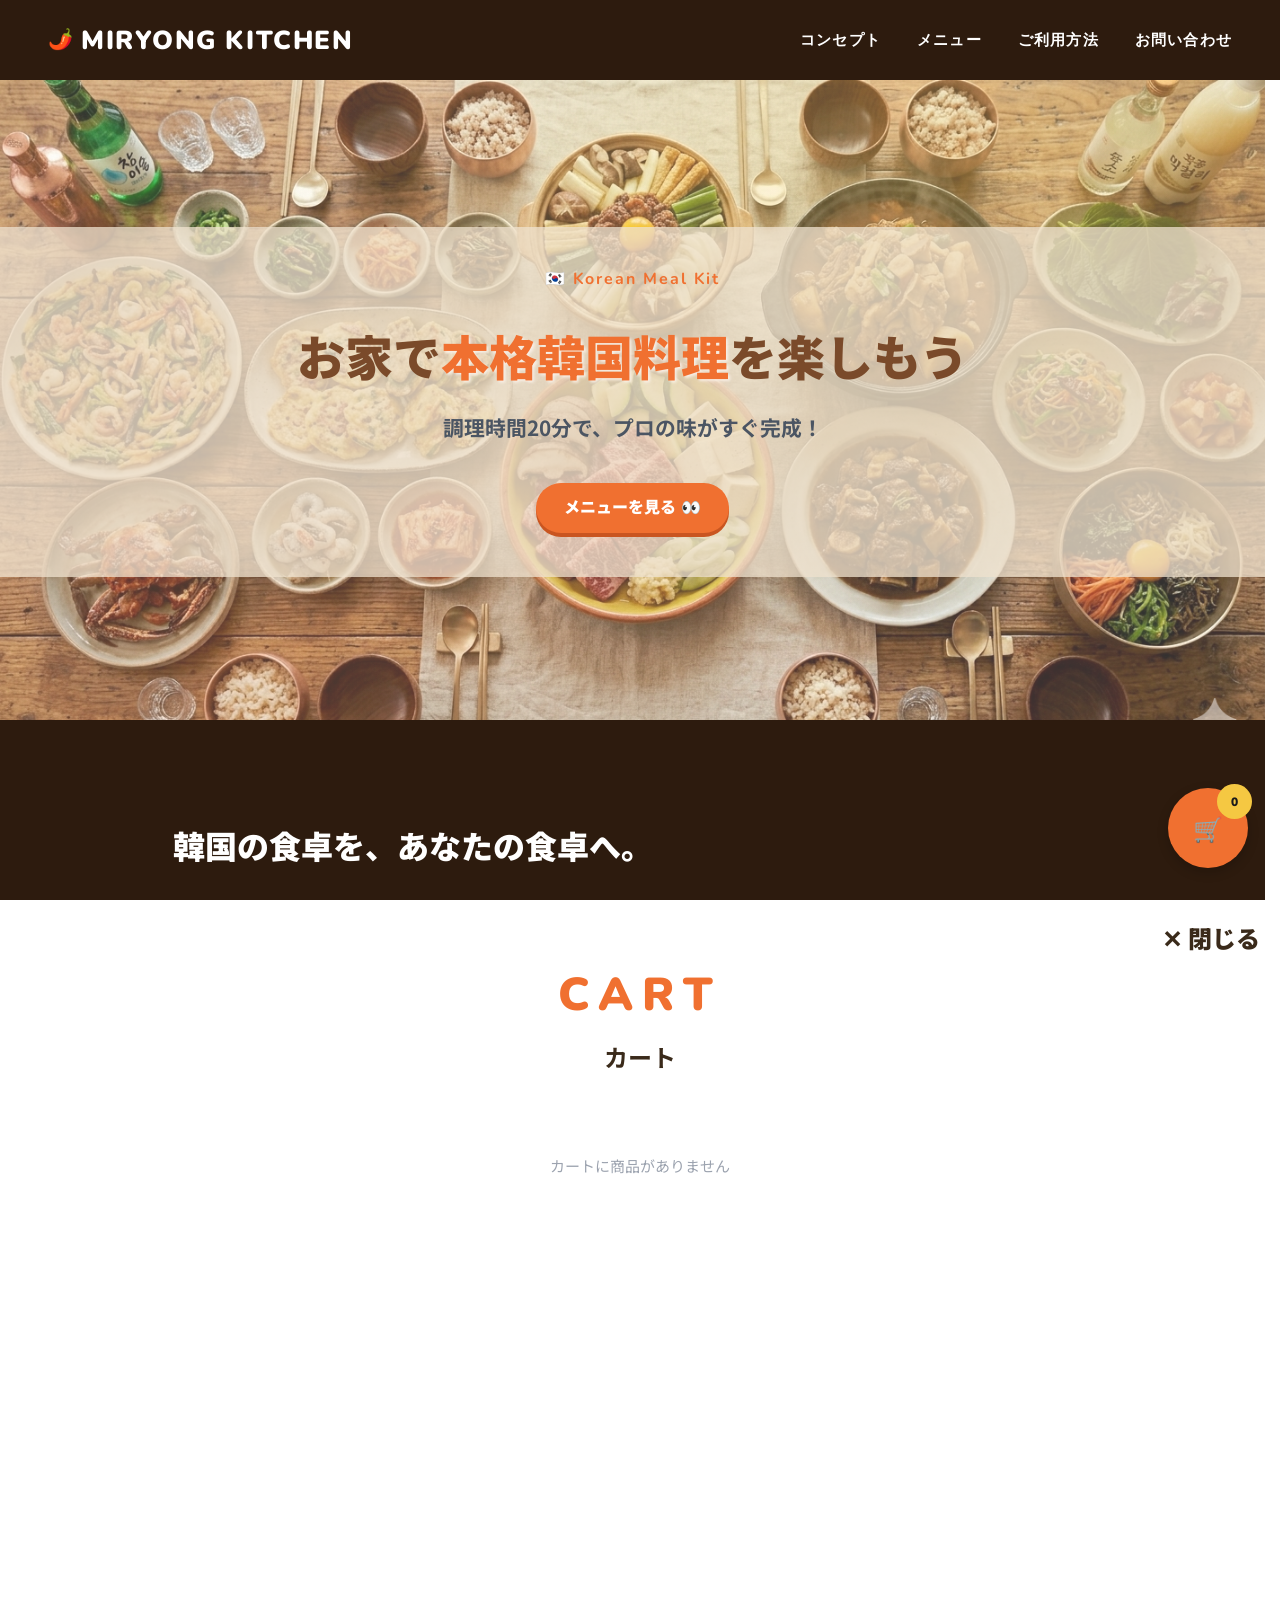
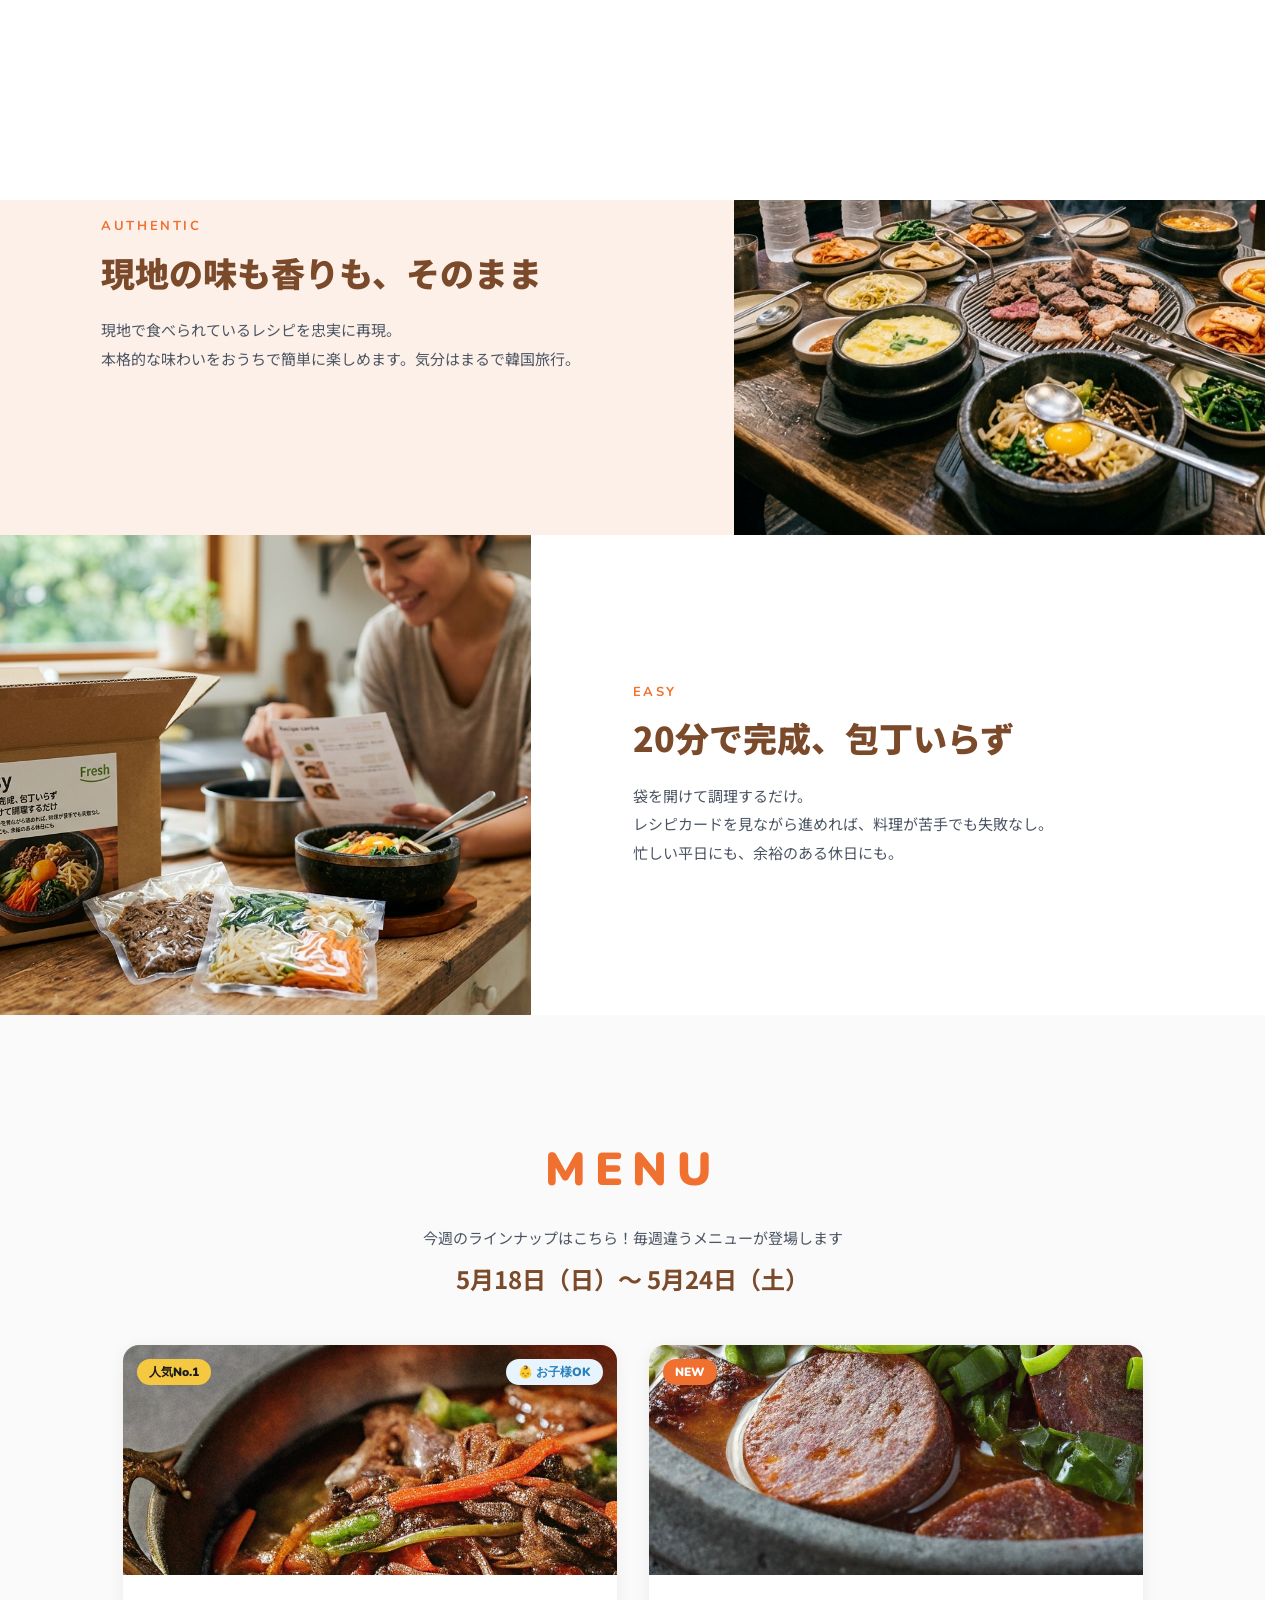
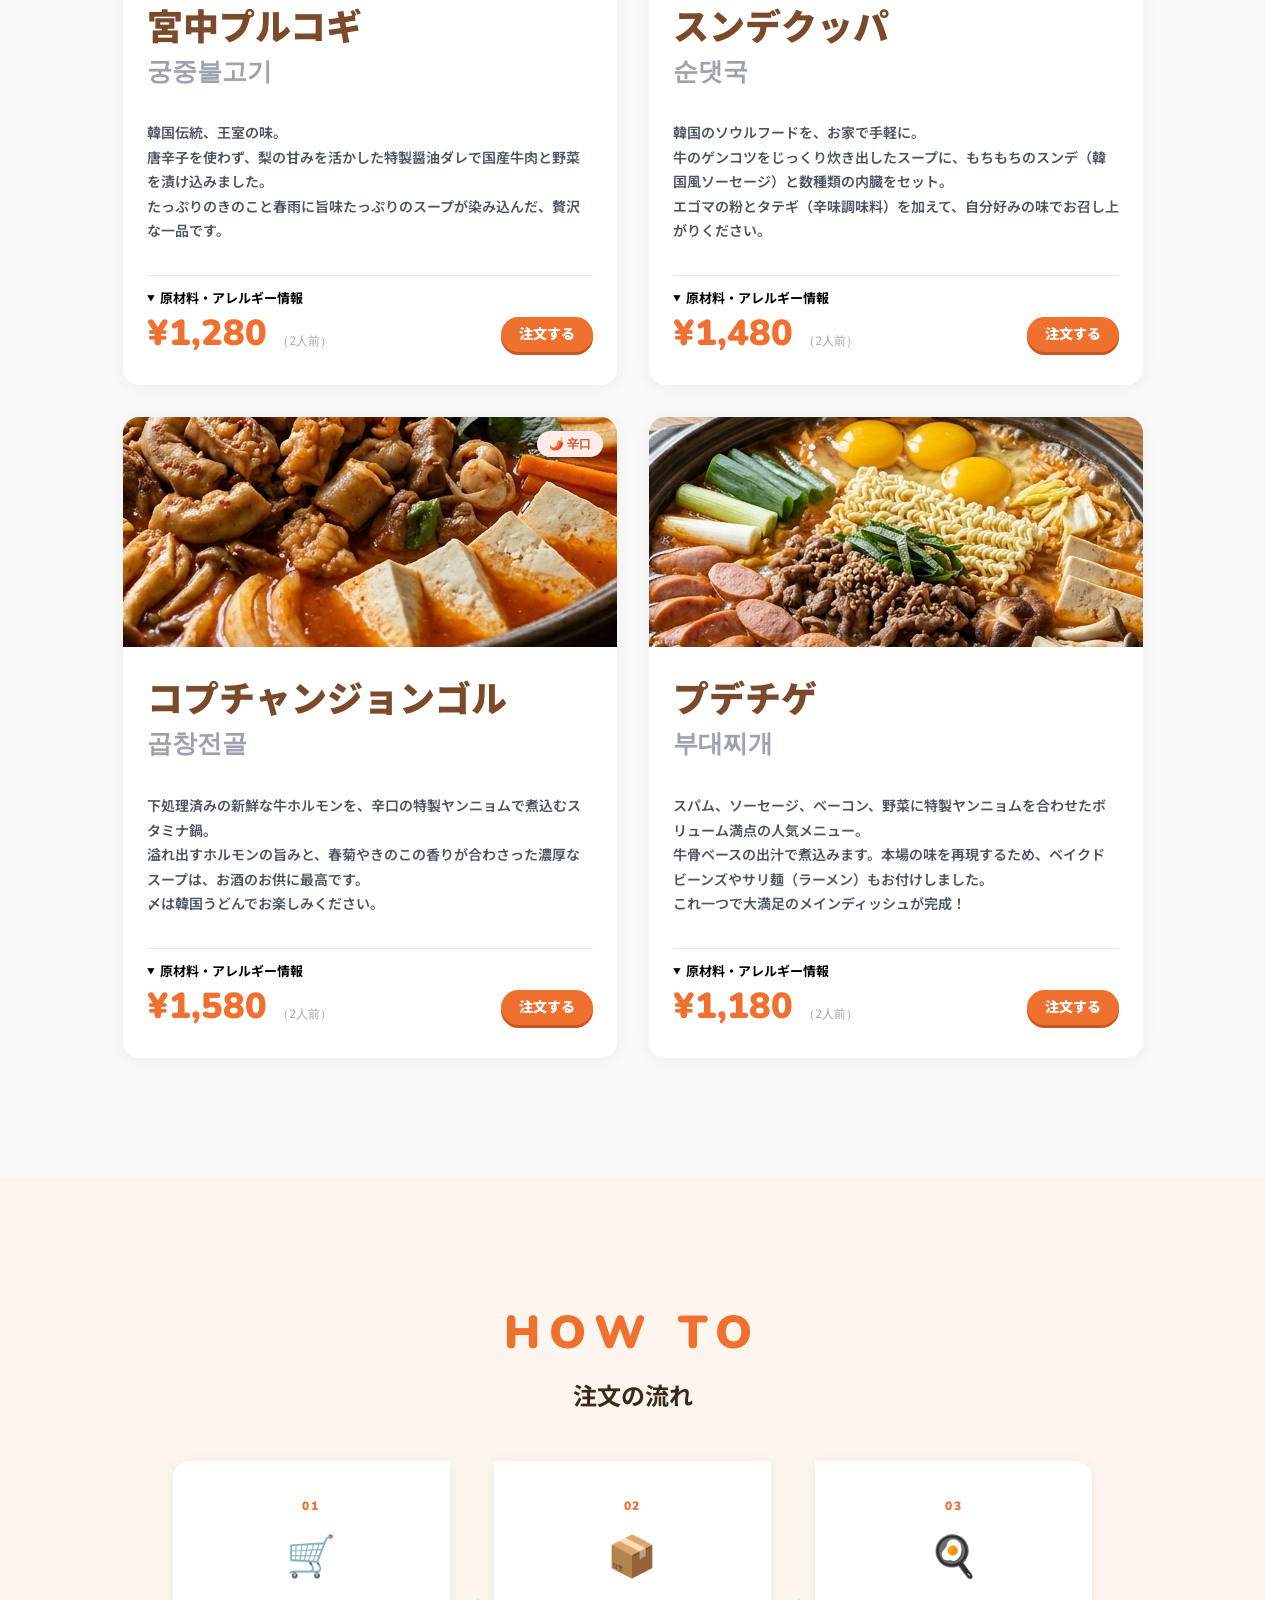
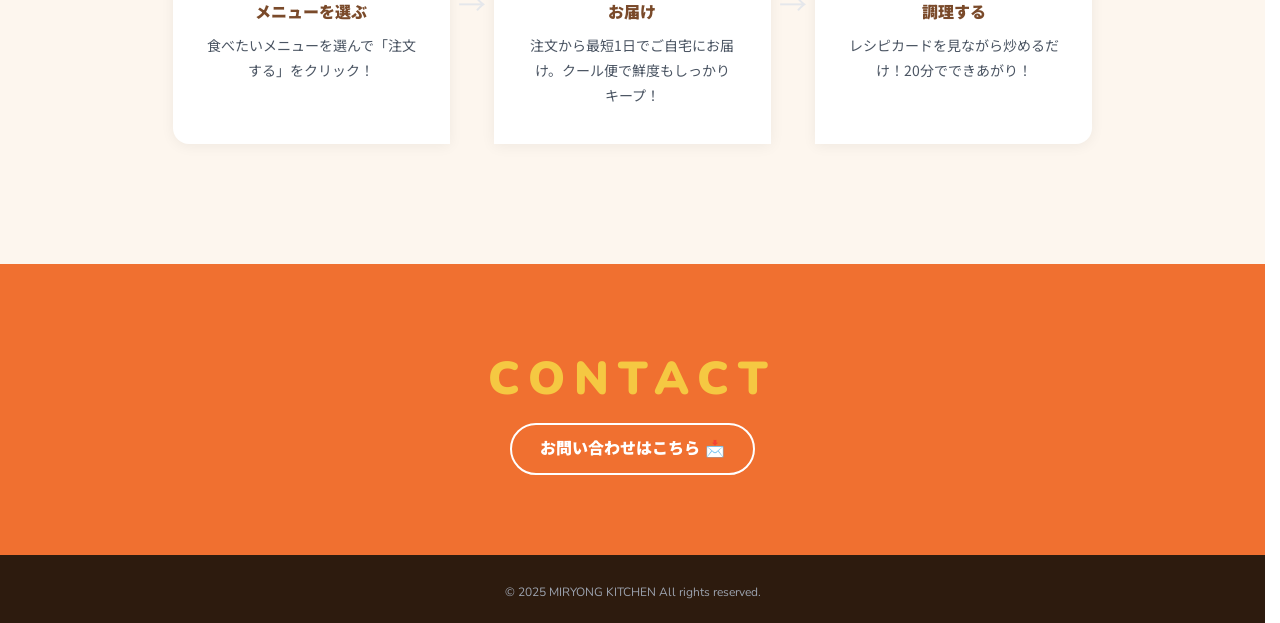
<file: index.html>
<!doctype html>
<html lang="ja">
  <head>
    <meta charset="UTF-8" />
    <meta name="viewport" content="width=device-width, initial-scale=1.0" />
    <!-- 検索にヒットさせない（公開時は外すようにして下さい） -->
    <meta name="robots" content="noindex" />

    <title>MIRYONG KITCHEN - 韓国ミールキット</title>
    <meta name="description" content="本場の韓国料理がおうちで楽しめる！簡単・本格・美味しい、MIRYONG KITCHENのミールキット。" />

    <!-- Google Fonts -->
    <link rel="preconnect" href="https://fonts.googleapis.com" />
    <link rel="preconnect" href="https://fonts.gstatic.com" crossorigin />
    <link
      href="https://fonts.googleapis.com/css2?family=Nunito:wght@400;700;900&family=Noto+Sans+JP:wght@400;700;900&display=swap"
      rel="stylesheet"
    />

    <link rel="stylesheet" href="./reset.css" />
    <link rel="stylesheet" href="./style.css" />
  </head>
  <body>

    <!-- ========== HEADER ========== -->
    <header class="header">
      <div class="header__wrap">
        <div class="header__logo">
          <span class="header__logo-icon">🌶️</span>
          MIRYONG KITCHEN
        </div>

        <!-- ハンバーガーボタン -->
        <button
          type="button"
          id="js-button-drawer"
          class="header__menu-button menu-button"
          aria-label="メニューを開く"
          aria-expanded="false"
          aria-controls="js-drawer"
        >
          <span class="menu-button__bar"></span>
          <span class="menu-button__bar"></span>
          <span class="menu-button__bar"></span>
        </button>

        <!-- ドロワーナビ -->
        <div id="js-drawer" class="header__contents">
          <nav class="header__nav">
            <ul class="header__list">
              <li class="header__list-item">
                <a href="#concept" class="header__link">コンセプト</a>
              </li>
              <li class="header__list-item">
                <a href="#menu" class="header__link">メニュー</a>
              </li>
              <li class="header__list-item">
                <a href="#howto" class="header__link">ご利用方法</a>
              </li>
              <li class="header__list-item">
                <a href="#contact" class="header__link">お問い合わせ</a>
              </li>
            </ul>
          </nav>
        </div>
      </div>
    </header>

    <main class="main">

      <!-- ========== HERO ========== -->
      <div class="hero">
        <div class="hero__bg"></div>
        <div class="hero__band"></div>
        <div class="hero__contents">
         <p class="hero__eyebrow">🇰🇷 Korean Meal Kit</p>
         <h1 class="hero__title">
            お家で<span class="hero__title-accent">本格韓国料理</span>を楽しもう
         </h1>
        <p class="hero__description">
          調理時間20分で、プロの味がすぐ完成！
       </p>
  <a href="#menu" class="button button--primary">メニューを見る 👀</a>
</div>
        
      </div>

      <section class="about-brand">
  <div class="about-brand__inner inner">
    <p class="about-brand__catch">韓国の食卓を、あなたの食卓へ。</p>
    <p class="about-brand__text">
      MIRYONG KITCHENは、本場韓国の味をおうちで手軽に楽しんでほしいという思いから生まれたミールキットブランドです。<br>
      現地で長年愛されてきたレシピをベースに、日本の食材と組み合わせながら、誰でも失敗なく作れるキットに仕上げました。<br>
      素材の鮮度にこだわり、余計なものは入れない。シンプルだけど、本物の味。<br>それがMIRYONG KITCHENのこだわりです。
    </p>
  </div>
</section>

<!-- ========== CONCEPT（横並び × 3段） ========== -->
      <section id="concept" class="concept section">

        <!-- コンセプト1：画像左・テキスト右 -->
        <div class="feature">
          <div class="feature__image feature__image--1">
          </div>
          <div class="feature__body">
            <p class="feature__label">Fresh</p>
            <h2 class="feature__title">毎週届く、新鮮な食材</h2>
            <p class="feature__text">
              厳選した素材をカット済みでお届け。<br>届いたらすぐ調理できるので、鮮度バツグンのまま食卓へ。<br>週替わりのラインナップで、いつもの食事が楽しみになる。
            </p>
          </div>
        </div>

        <!-- コンセプト2：テキスト左・画像右 -->
        <div class="feature feature--reverse">
          <div class="feature__image feature__image--2">
          </div>
          <div class="feature__body">
            <p class="feature__label">Authentic</p>
            <h2 class="feature__title">現地の味も香りも、そのまま</h2>
            <p class="feature__text">
              現地で食べられているレシピを忠実に再現。<br>本格的な味わいをおうちで簡単に楽しめます。気分はまるで韓国旅行。
            </p>
          </div>
        </div>

        <!-- コンセプト3：画像左・テキスト右 -->
        <div class="feature">
          <div class="feature__image feature__image--3">
          </div>
          <div class="feature__body">
            <p class="feature__label">Easy</p>
            <h2 class="feature__title">20分で完成、包丁いらず</h2>
            <p class="feature__text">
              袋を開けて調理するだけ。<br>レシピカードを見ながら進めれば、料理が苦手でも失敗なし。<br>忙しい平日にも、余裕のある休日にも。
            </p>
          </div>
        </div>

      </section>

      <!-- ========== MENU ========== -->
      <section id="menu" class="menu section">
        <div class="menu__inner inner">
          <hgroup class="section__heading-group">
            <p class="section__eyebrow">Menu</p>
          </hgroup>
          <p class="section__lead">今週のラインナップはこちら！毎週違うメニューが登場します</p>
          <p class="menu__date">5月18日（日）〜 5月24日（土）</p>

          <div class="menu__grid section__contents">
            <div class="menu-card">
              <div class="menu-card__image menu-card__image--1">
                <span class="menu-card__badge">人気No.1</span>
                <span class="menu-card__mark menu-card__mark--kids">👶 お子様OK</span>
              </div>
              <div class="menu-card__body">
                <h3 class="menu-card__name">宮中プルコギ
                  <span class="lang-kr">궁중불고기</span>
                </h3>
                
                <p class="menu-card__desc">韓国伝統、王室の味。<br>唐辛子を使わず、梨の甘みを活かした特製醤油ダレで国産牛肉と野菜を漬け込みました。<br>たっぷりのきのこと春雨に旨味たっぷりのスープが染み込んだ、贅沢な一品です。</p>
                <details class="accordion">
                 <summary class="accordion__summary">原材料・アレルギー情報</summary>
                 <div class="accordion__body"><p>牛肉、玉ねぎ、にんじん、醤油、砂糖、ごま油、にんにく</p>
                <p class="accordion__allergy">アレルギー：小麦・ごま</p>
                 </div>
                </details>
                <div class="menu-card__footer">
                  <span class="menu-card__price">¥1,280 <small>（2人前）</small></span>
                  <a href="#contact" class="button button--small" data-menu-id="1">注文する</a>
                </div>
              </div>
            </div>

            <div class="menu-card">
              <div class="menu-card__image menu-card__image--2">
                <span class="menu-card__badge menu-card__badge--new">NEW</span>
              </div>
              <div class="menu-card__body">
                <h3 class="menu-card__name">スンデクッパ<span class="lang-kr">순댓국</span></h3>
                <p class="menu-card__desc">韓国のソウルフードを、お家で手軽に。<br>牛のゲンコツをじっくり炊き出したスープに、もちもちのスンデ（韓国風ソーセージ）と数種類の内臓をセット。<br>エゴマの粉とタテギ（辛味調味料）を加えて、自分好みの味でお召し上がりください。</p>
                 <details class="accordion">
                 <summary class="accordion__summary">原材料・アレルギー情報</summary>
                 <div class="accordion__body"><p>スンデ（豚血液、春雨、野菜、その他）、豚内臓、牛骨スープ、長ネギ、エゴマの粉 <br>【タテギ】アミの塩辛、食塩、黒胡椒、タテギ（唐辛子、にんにく、醤油）</p>
                <p class="accordion__allergy">アレルギー：豚肉・牛肉・えび・小麦・大豆</p>
                 </div>
                </details>
                <div class="menu-card__footer">
                  <span class="menu-card__price">¥1,480 <small>（2人前）</small></span>
                  <a href="#contact" class="button button--small" data-menu-id="2">注文する</a>
                </div>
              </div>
            </div>

            <div class="menu-card">
              <div class="menu-card__image menu-card__image--3">
                <span class="menu-card__mark menu-card__mark--spicy"
                style="margin-inline-start: auto;">🌶️ 辛口</span>
              </div>
              <div class="menu-card__body">
                <h3 class="menu-card__name">コプチャンジョンゴル<span class="lang-kr">곱창전골</span>
                </h3>
                <p class="menu-card__desc">下処理済みの新鮮な牛ホルモンを、辛口の特製ヤンニョムで煮込むスタミナ鍋。<br>溢れ出すホルモンの旨みと、春菊やきのこの香りが合わさった濃厚なスープは、お酒のお供に最高です。<br>〆は韓国うどんでお楽しみください。</p>
                 <details class="accordion">
                 <summary class="accordion__summary">原材料・アレルギー情報</summary>
                 <div class="accordion__body"><p>牛小腸、牛大腸、牛骨エキス、豆腐、ズッキーニ、玉ねぎ、長ネギ、ひらたけ、エゴマの葉、セリ、春雨 <br>【ヤンニョム】唐辛子粉、醤油、酒、味噌、コチュジャン、おろしにんにく、胡椒</p>
                <p class="accordion__allergy">アレルギー：牛肉・大豆・小麦</p>
                 </div>
                </details>
                <div class="menu-card__footer">
                  <span class="menu-card__price">¥1,580 <small>（2人前）</small></span>
                  <a href="#contact" class="button button--small" data-menu-id="3">注文する</a>
                </div>
              </div>
            </div>

            <div class="menu-card">
              <div class="menu-card__image menu-card__image--4"></div>
              <div class="menu-card__body">
                <h3 class="menu-card__name">プデチゲ<span class="lang-kr">부대찌개</span></h3>
                <p class="menu-card__desc">スパム、ソーセージ、ベーコン、野菜に特製ヤンニョムを合わせたボリューム満点の人気メニュー。<br>牛骨ベースの出汁で煮込みます。本場の味を再現するため、ベイクドビーンズやサリ麺（ラーメン）もお付けしました。<br>これ一つで大満足のメインディッシュが完成！</p>
                 <details class="accordion">
                 <summary class="accordion__summary">原材料・アレルギー情報</summary>
                 <div class="accordion__body"><p>ソーセージ、スパム、ベーコン、キムチ、豆腐、トック、長ネギ、赤唐辛子、青唐辛子、ベイクドビーンズ、牛骨スープ、サリ麺 <br>【ヤンニョム】唐辛子粉、おろしにんにく、薄口醤油、味噌、砂糖</p>
                <p class="accordion__allergy">アレルギー：豚肉・牛肉・小麦・大豆</p>
                 </div>
                </details>
                <div class="menu-card__footer">
                  <span class="menu-card__price">¥1,180 <small>（2人前）</small></span>
                  <a href="#contact" class="button button--small" data-menu-id="4">注文する</a>
                </div>
              </div>
            </div>
          </div>
        </div>
      </section>

      <!-- ========== HOW TO ========== -->
      <section id="howto" class="howto section">
        <div class="howto__inner inner">
          <hgroup class="section__heading-group">
            <p class="section__eyebrow">How to</p>
            <h2 class="section__title">注文の流れ</h2>
          </hgroup>
          <div class="howto__steps section__contents">
            <div class="howto-step">
              <div class="howto-step__number">01</div>
              <div class="howto-step__icon">🛒</div>
              <h3 class="howto-step__title">メニューを選ぶ</h3>
              <p class="howto-step__text">食べたいメニューを選んで「注文する」をクリック！</p>
            </div>
            <div class="howto-step__arrow" aria-hidden="true">→</div>
            <div class="howto-step">
              <div class="howto-step__number">02</div>
              <div class="howto-step__icon">📦</div>
              <h3 class="howto-step__title">お届け</h3>
              <p class="howto-step__text">注文から最短1日でご自宅にお届け。クール便で鮮度もしっかりキープ！</p>
            </div>
            <div class="howto-step__arrow" aria-hidden="true">→</div>
            <div class="howto-step">
              <div class="howto-step__number">03</div>
              <div class="howto-step__icon">🍳</div>
              <h3 class="howto-step__title">調理する</h3>
              <p class="howto-step__text">レシピカードを見ながら炒めるだけ！20分でできあがり！</p>
            </div>
          </div>
        </div>
      </section>

    </main>

    <!-- ========== FOOTER ========== -->
    <footer class="footer">
      <div id="contact" class="footer__contact">
        <div class="inner">
          <hgroup class="section__heading-group">
            <p class="section__eyebrow">Contact</p>
          </hgroup>


    <!-- フッターのお問合わせボタン -->
    <a href="./contact.html" class="button button--outline">お問い合わせはこちら 📩</a>
    </div>
      </div>
      <div class="footer__bottom">
        <small>&copy; 2025 MIRYONG KITCHEN All rights reserved.</small>
      </div>
    </footer>

    <script src="./script.js" defer></script>
    <div class="cart-icon" id="js-cart-icon">
  🛒
  <span class="cart-icon__count" id="js-cart-count">0</span>
</div>

<div class="modal-overlay" id="js-modal-overlay">
  <div class="modal">
    <button class="modal__close" id="js-modal-close">✕</button>
    <p class="modal__name" id="js-modal-name"></p>
    <p class="modal__price" id="js-modal-price"></p>
    <div class="modal__qty">
      <button class="modal__qty-btn" id="js-qty-minus">－</button>
      <span class="modal__qty-num" id="js-qty-num">1</span>
      <button class="modal__qty-btn" id="js-qty-plus">＋</button>
    </div>
    <button class="modal__add" id="js-modal-add">カートに追加する</button>
  </div>
</div>

<section id="cart" class="cart-page section">
  <button class="cart-page__close" id="js-cart-close">✕ 閉じる</button>
  <div class="inner">
    <hgroup class="section__heading-group">
      <p class="section__eyebrow">Cart</p>
      <h2 class="section__title">カート</h2>
    </hgroup>
    <div id="js-cart-list" class="cart-page__list">
      <p class="cart-page__empty">カートに商品がありません</p>
    </div>
    <div class="cart-page__footer" id="js-cart-footer" style="display:none;">
      <p class="cart-page__total">合計：<span id="js-cart-total">¥0</span></p>
      <a href="#contact" class="button button--primary">お会計に進む 💳</a>
    </div>
  </div>
</section>

  </body>
</html>
</file>
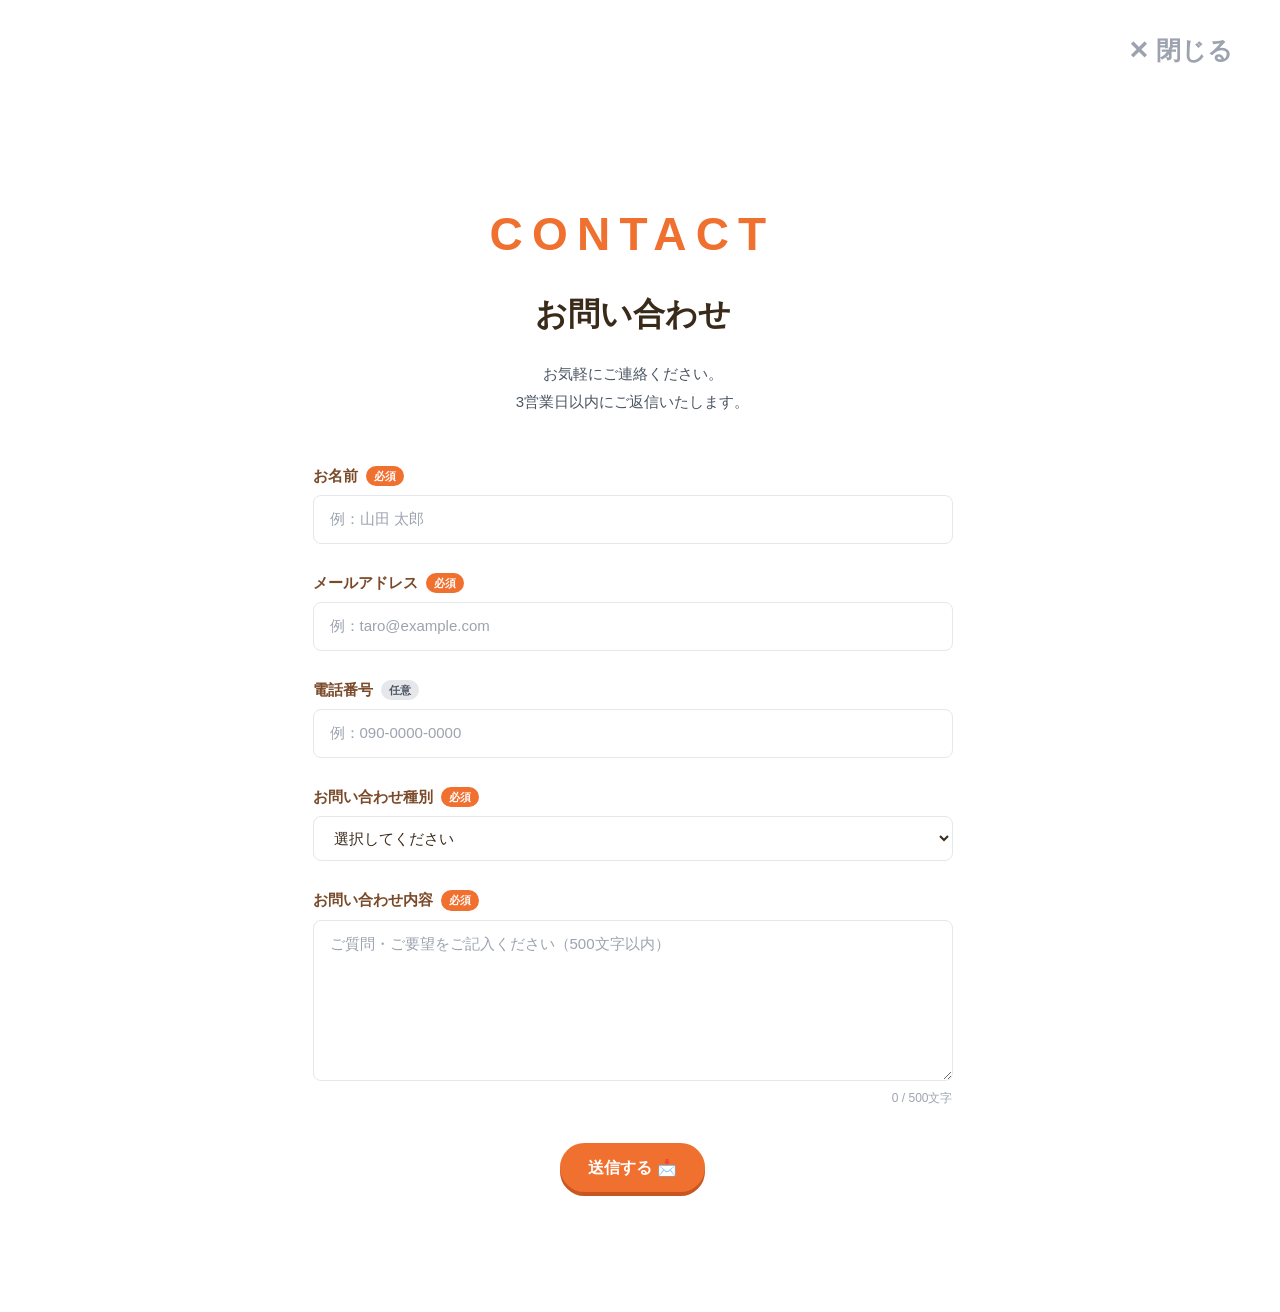
<file: contact.html>
<!doctype html>
<html lang="ja">
  <head>
    <meta name="viewport" content="width=device-width, initial-scale=1.0" />
    <!-- index.htmlと同じhead -->
    <title>お問い合わせ | MIRYONG KITCHEN</title>
    <link rel="stylesheet" href="./reset.css" />
    <link rel="stylesheet" href="./style.css" />
  </head>
  <body>
    <!-- headerはindex.htmlからコピー、ただしhref="#about"などを"./index.html#about"に変更 -->

    <main class="main">
      <section class="contact-page section">
        <div class="inner">
            <a href="./index.html" class="contact-page__close">✕ 閉じる</a>
          <hgroup class="section__heading-group">
            <p class="section__eyebrow">Contact</p>
            <h1 class="section__title">お問い合わせ</h1>
          </hgroup>
          <p class="section__lead">
            お気軽にご連絡ください。<br />
            3営業日以内にご返信いたします。
          </p>

          <form class="contact-form" novalidate>

            <div class="contact-form__group">
              <label class="contact-form__label" for="name">
                お名前 <span class="contact-form__required">必須</span>
              </label>
              <input class="contact-form__input" type="text" id="name" name="name" placeholder="例：山田 太郎" required />
            </div>

            <div class="contact-form__group">
              <label class="contact-form__label" for="email">
                メールアドレス <span class="contact-form__required">必須</span>
              </label>
              <input class="contact-form__input" type="email" id="email" name="email" placeholder="例：taro@example.com" required />
            </div>

            <div class="contact-form__group">
              <label class="contact-form__label" for="tel">
                電話番号 <span class="contact-form__optional">任意</span>
              </label>
              <input class="contact-form__input" type="tel" id="tel" name="tel" placeholder="例：090-0000-0000" />
            </div>

            <div class="contact-form__group">
              <label class="contact-form__label" for="type">
                お問い合わせ種別 <span class="contact-form__required">必須</span>
              </label>
              <select class="contact-form__select" id="type" name="type" required>
                <option value="">選択してください</option>
                <option value="order">注文について</option>
                <option value="delivery">配送について</option>
                <option value="cancel">キャンセル・返品について</option>
                <option value="other">その他</option>
              </select>
            </div>

            <div class="contact-form__group">
              <label class="contact-form__label" for="message">
                お問い合わせ内容 <span class="contact-form__required">必須</span>
              </label>
              <textarea class="contact-form__textarea" id="message" name="message" rows="6" placeholder="ご質問・ご要望をご記入ください（500文字以内）" maxlength="500" required></textarea>
              <p class="contact-form__count"><span id="js-char-count">0</span> / 500文字</p>
            </div>

            <div class="contact-form__submit">
              <button type="submit" class="button button--primary">送信する 📩</button>
            </div>

          </form>
        </div>
      </section>
    </main>

    <script src="./script.js" defer></script>

    <!-- footerはindex.htmlからコピー -->
  </body>
</html>
</file>
<file: style.css>
@charset "UTF-8";

/* ========================================================================
   variables - 変数
======================================================================== */
:where(:root) {
  /* Colors ── あっとごはん風：オレンジ・黄色・クリームのあたたかみ */
  --color-white:       #fff;
  --color-black:       #1a1a1a;
  --color-orange:      #f07030;   /* メインカラー */
  --color-orange-dark: #c95520;
  --color-orange-pale: #fdf0e8;   /* セクション背景 */
  --color-yellow:      #f5c842;   /* アクセント */
  --color-cream:       #fdf6ee;   /* hero・feature背景 */
  --color-brown:       #7a4a2a;   /* ロゴ・見出し */
  --color-gray-50:     #fafafa;
  --color-gray-200:    #e5e7eb;
  --color-gray-400:    #9ca3af;
  --color-gray-600:    #4b5563;
  --color-dark:        #2d1b0e;   /* ヘッダー・フッター */

  /* Text */
  --color-text: #3a2a1a;

  /* Z-index */
  --z-header:  20;
  --z-drawer:  40;
  --z-default: 1;
}

/* ========================================================================
   base
======================================================================== */
html {
  scroll-behavior: smooth;
  font-family: 'Noto Sans JP', sans-serif;
  scroll-padding-block-start: 64px;

  @media (768px <= width) {
    scroll-padding-block-start: 80px;
  }
}

body {
  color: var(--color-text);
  background-color: var(--color-white);

  &.is-fixed {
    overflow: hidden;
  }
}

img {
  max-inline-size: 100%;
  display: block;
}

a {
  color: inherit;
  text-decoration: none;
}

button {
  padding: 0;
  cursor: pointer;
  background: none;
  border: none;

  &:focus-visible {
    outline: 2px solid var(--color-orange);
    outline-offset: 2px;
  }
}

/* ========================================================================
   layout
======================================================================== */
.inner {
  max-inline-size: 640px;
  padding-inline: 24px;
  margin-inline: auto;

  @media (768px <= width) {
    max-inline-size: 1000px;
    padding-inline: 40px;
  }
}

/* ========================================================================
   component - 共通パーツ
======================================================================== */

/* ボタン */
.button {
  display: inline-flex;
  align-items: center;
  gap: 0.4em;
  padding: 0.8rem 1.75rem;
  font-family: 'Nunito', 'Noto Sans JP', sans-serif;
  font-weight: 900;
  font-size: 1rem;
  border-radius: 100px;
  transition: transform 0.15s ease, box-shadow 0.15s ease, background-color 0.2s, color 0.2s;
  cursor: pointer;

  &:focus-visible {
    outline: 2px solid var(--color-yellow);
    outline-offset: 3px;
  }
}

.button--primary {
  background-color: var(--color-orange);
  color: var(--color-white);
  box-shadow: 0 4px 0 var(--color-orange-dark);

  @media (any-hover: hover) {
    &:hover {
      transform: translateY(-2px);
      box-shadow: 0 6px 0 var(--color-orange-dark);
    }
  }

  &:active {
    transform: translateY(2px);
    box-shadow: 0 2px 0 var(--color-orange-dark);
  }
}

.button--small {
  padding: 0.45rem 1.1rem;
  font-size: 0.875rem;
  background-color: var(--color-orange);
  color: var(--color-white);
  box-shadow: 0 3px 0 var(--color-orange-dark);

  @media (any-hover: hover) {
    &:hover {
      transform: translateY(-1px);
      box-shadow: 0 4px 0 var(--color-orange-dark);
    }
  }
}

.button--outline {
  background-color: transparent;
  color: var(--color-white);
  border: 2px solid var(--color-white);
  padding: 0.75rem 1.75rem;

  @media (any-hover: hover) {
    &:hover {
      background-color: var(--color-white);
      color: var(--color-orange);
    }
  }
}

/* セクション共通 */
.section {
  padding-block: 80px;

  @media (768px <= width) {
    padding-block: 120px;
  }
}

.section__heading-group {
  text-align: center;
}

.section__eyebrow {
  font-family: 'Nunito', sans-serif;
  font-size: 2.875rem;
  font-weight: 900;
  letter-spacing: 0.2em;
  text-transform: uppercase;
  color: var(--color-orange);
  margin-block-end: 0.6rem;
}


.section__lead {
  text-align: center;
  font-size: 0.9375rem;
  line-height: 1.9;
  color: var(--color-gray-600);
  margin-block-start: 1.25rem;
}

.section__contents {
  margin-block-start: 3rem;
}

/* ========================================================================
   header
======================================================================== */
.header {
  position: fixed;
  inset-block-start: 0;
  inset-inline: 0;
  z-index: var(--z-header);
  background-color: var(--color-dark);
  color: var(--color-white);
}

.header__wrap {
  position: relative;
  display: flex;
  align-items: center;
  justify-content: space-between;
  block-size: 64px;
  padding-inline: 20px;

  @media (768px <= width) {
    block-size: 80px;
    padding-inline: 48px;
  }
}

.header__logo {
  font-family: 'Nunito', sans-serif;
  font-size: 1.375rem;
  font-weight: 900;
  letter-spacing: 0.06em;
  display: flex;
  align-items: center;
  gap: 0.4rem;

  @media (768px <= width) {
    font-size: 1.625rem;
  }
}

.header__logo-icon {
  font-size: 1.25rem;
}

/* ハンバーガーボタン */
.header__menu-button {
  position: absolute;
  inset-block-start: 50%;
  inset-inline-end: 20px;
  translate: 0 -50%;
}

/* ドロワー */
.header__contents {
  position: absolute;
  inset-block-start: 64px;
  inset-inline: 0;
  block-size: 0;
  overflow-y: hidden;
  background-color: var(--color-dark);
  transition: block-size 0.4s ease;

  &.is-open {
    block-size: calc(100svh - 64px);
    overflow-y: auto;
  }

  @media (768px <= width) {
    position: revert;
    block-size: revert;
  }
}

.header__nav {
  padding-block: 32px;

  @media (768px <= width) {
    padding-block: 0;
  }
}

.header__list {
  @media (768px <= width) {
    display: flex;
    gap: 2.25rem;
  }
}

.header__list-item {
  text-align: center;
}

.header__link {
  display: block;
  padding-block: 1rem;
  font-family: 'Nunito', sans-serif;
  font-weight: 700;
  font-size: 1.125rem;
  letter-spacing: 0.08em;
  transition: color 0.2s;

  @media (any-hover: hover) {
    &:hover {
      color: var(--color-yellow);
    }
  }

  @media (768px <= width) {
    padding-block: 0;
    font-size: 0.9375rem;
  }
}

/* ハンバーガーアイコン */
.menu-button {
  display: flex;
  flex-direction: column;
  justify-content: space-between;
  inline-size: 28px;
  block-size: 22px;

  &:focus-visible {
    outline: 1px solid var(--color-yellow);
  }

  @media (768px <= width) {
    display: none;
  }
}

.menu-button__bar {
  inline-size: 100%;
  block-size: 3px;
  background-color: var(--color-white);
  border-radius: 9999px;
  transition:
    translate 0.4s ease,
    rotate 0.4s ease,
    opacity 0.4s ease;

  .is-checked &:first-of-type {
    rotate: 225deg;
    translate: 0 calc((22px - 3px) / 2);
  }

  .is-checked &:nth-of-type(2) {
    opacity: 0;
  }

  .is-checked &:last-of-type {
    rotate: -225deg;
    translate: 0 calc((22px - 3px) / 2 * -1);
  }
}

/* ========================================================================
   main
======================================================================== */
.main {
  padding-block-start: 64px;

  @media (768px <= width) {
    padding-block-start: 80px;
  }
}

/* ========================================================================
   hero
======================================================================== */
.hero {
  position: relative;
  min-block-size: 520px;
  display: flex;
  align-items: center;
  overflow: hidden;
  background-color: var(--color-cream);

  @media (768px <= width) {
    min-block-size: 640px;
  }
}

.hero::before {
  content: "";
  position: absolute;
  inset: 0;
  background-image: url(Gemini_Generated_Image_qndzdbqndzdbqndz.png);
  background-size: cover;
  opacity: 0.8; /* ここで画像だけ薄さを調整 */
}

.hero__band {
  position: absolute;
  inset-inline: 0;
  inset-block-start: 23%; /* タイトルの位置に合わせて調整 */
  height: 350px; /* 線の太さ */
  background-color: rgba(239, 226, 206, 0.758); /* 半透明の白 */
}

.hero__bg {
  position: absolute;
  inset: 0;
  background:
    radial-gradient(ellipse at 75% 15%, #f5c84244 0%, transparent 55%),
    radial-gradient(ellipse at 15% 85%, #f0703022 0%, transparent 50%);
}




.hero__contents {
  position: relative;
  z-index: var(--z-default);
  padding: 56px 24px;
  max-inline-size: 600px;
  text-align: center;        /* 追加：中央揃え */
  margin-inline: auto;       /* 追加：コンテンツ自体も中央に */

  @media (768px <= width) {
    padding: 96px 10%;
    max-inline-size: none; /* デスクトップでは幅の制限を解除 */
    /* もしくは max-inline-size: 1000px; くらいまで広げる */
  }
}

.hero__eyebrow {
  font-family: 'Nunito', sans-serif;
  font-weight: 700;
  font-size: 1rem;           /* 0.875rem → 1rem */
  letter-spacing: 0.12em;
  color: var(--color-orange);
  margin-block-end: 1rem;
}

.hero__title {
  font-size: 2.8rem; /* スマホ〜タブレット */
  font-weight: 900;
  line-height: 1.35;
  color: var(--color-brown);
  margin-block-end: 1.25rem;

  @media (768px <= width) {
    font-size: 3rem; /* PCはそのままの大きさ */
  }
}

.hero__title-accent {
  color: var(--color-orange);
text-shadow: 2px 2px 3px rgba(250, 240, 232, 0.952);
  font-size: inherit; /* 親と同じサイズにする */
}


.hero__description {
  font-size: 1.3rem;
  font-weight: 700;
  line-height: 1.9;
  color: var(--color-gray-600);
  margin-block-end: 2.25rem;
}


/* ブランドキャッチ */
.about-brand {
  background-color: var(--color-dark);
  color: var(--color-white);
  padding-block: 80px;

  @media (768px <= width) {
    padding-block: 100px;
  }
}


.about-brand__catch {
  font-size: 1.5rem;
  font-weight: 900;
  line-height: 1.6;
  margin-block-end: 1.5rem;

  @media (768px <= width) {
    font-size: 2rem;
  }
}

.about-brand__text {
  font-size: 0.9375rem;
  line-height: 2;
  color: rgb(255 255 255 / 70%);
  max-inline-size: 660px;
}

/* ========================================================================
   concept（左右交互の横並びレイアウト）
======================================================================== */
.concept {
  padding-block: 0; /* featureが個別に余白を持つ */
}

/* 1つのfeature行 */
.feature {
  display: flex;
  flex-direction: column;

  @media (768px <= width) {
    flex-direction: row;
    min-block-size: 480px;
  }
}

/* 画像とテキストを左右反転 */
.feature--reverse {
  @media (768px <= width) {
    flex-direction: row-reverse;
  }
}

/* 画像エリア：半分幅・大きく */
.feature__image {
  flex: 1;
  display: flex;
  align-items: center;
  justify-content: center;
  min-block-size: 280px;
  opacity: 0;
  transition: opacity 3s ease;
  
  @media (768px <= width) {
     min-block-size: unset;
  }
}


.feature__image.is-visible {
  opacity: 1;
}



.feature__image--1 {
  background-color: #fdf0cc;
  background-image: url(Gemini_Generated_Image_rkvrnarkvrnarkvr.png);
  background-size: cover;
  position: relative; 
}



.feature__image--2 {
  background-color: #fdf0cc;
  background-image: url(Gemini_Generated_Image_xxmyf8xxmyf8xxmy.png);
  background-size: cover;
  position: relative; 
}


.feature__image--3 {
  background-color: #fdf0cc;
  background-image: url(Gemini_Generated_Image_t2hlgpt2hlgpt2hl.png);
  background-size: cover;
  position: relative; 
}



.feature__image-inner {
  /* 実画像を使う場合: background-image: url(...); background-size: cover; */
  display: flex;
  align-items: center;
  justify-content: center;
}



/* テキストエリア：半分幅・中央寄せ */
.feature__body {
  flex: 1;
  display: flex;
  flex-direction: column;
  justify-content: center;
  padding: 48px 32px;
  background-color: var(--color-white);

  @media (768px <= width) {
    padding: 80px 8%;
  }
}

/* feature内でcolorを反転させるバリエーション */
.feature--reverse .feature__body {
  background-color: var(--color-orange-pale);
}

.feature__label {
  font-family: 'Nunito', sans-serif;
  font-size: 0.8125rem;
  font-weight: 700;
  letter-spacing: 0.2em;
  text-transform: uppercase;
  color: var(--color-orange);
  margin-block-end: 0.75rem;
}

.feature__title {
  font-size: 1.75rem;
  font-weight: 900;
  line-height: 1.4;
  color: var(--color-brown);
  margin-block-end: 1.25rem;

  @media (768px <= width) {
    font-size: 2.125rem;
  }
}

.feature__text {
  font-size: 0.9375rem;
  line-height: 1.9;
  color: var(--color-gray-600);
  max-inline-size: 36em;
}

/* ========================================================================
   menu
======================================================================== */
.menu {
  background-color: var(--color-gray-50);
}

.menu__inner {
  max-inline-size: 1100px; /* innerクラスの上書き */
  padding-inline: 24px;
  margin-inline: auto;

  @media (768px <= width) {
    padding-inline: 40px;
  }
}

.menu-card__desc {
  font-size: 0.9375rem; /* 0.875rem → 少し大きく */
  line-height: 1.75;
  color: var(--color-gray-600);
  margin-block-end: 1.125rem;
}

.accordion__body {
  margin-block-start: 0.75rem;
  font-size: 0.875rem; /* 0.8125rem → 少し大きく */
  line-height: 1.8;
  color: var(--color-gray-600);

  p + p {
    margin-block-start: 0.25rem;
  }
}
.menu__grid {
  display: grid;
  gap: 1.5rem;
  align-items: start; 

  @media (768px <= width) {
    grid-template-columns: repeat(2, 1fr);
    gap: 2rem;
  }
}
.menu__date {
  text-align: center;
  font-size: 1.5rem;
  font-weight: 700;
  color: var(--color-brown);
  margin-block-start: 0.5rem;
}

.menu-card {
  border-radius: 16px;
  overflow: hidden;
  background-color: var(--color-white);
  box-shadow: 0 2px 16px rgb(0 0 0 / 6%);
  transition: transform 0.25s ease, box-shadow 0.25s ease;

  @media (any-hover: hover) {
    &:hover {
      transform: translateY(-5px);
      box-shadow: 0 10px 30px rgb(0 0 0 / 12%);
    }
  }
}

.menu-card__image {
  position: relative;
  block-size: 190px;
  display: flex;
  align-items: flex-start;
  justify-content: space-between;
  padding: 14px;

  @media (768px <= width) {
    block-size: 230px;
  }
}

.menu-card__image--1 {
  background: linear-gradient(135deg, #f07030 0%, #f5a060 100%);
  background-image: url(gungjung-bulgogi--korean-royal-court-bulgogi--thin.png);
}



.menu-card__image--2 {
  background: linear-gradient(135deg, #f5c842 0%, #f09030 100%);
  background-image: url(sundaeguk--korean-blood-sausage-soup--steaming-hot.png);
}



.menu-card__image--3 {
  background: linear-gradient(135deg, #d4a060 0%, #c07840 100%);
  background-image: url(Gemini_Generated_Image_71zch571zch571zc.png);
}



.menu-card__image--4 {
  background: linear-gradient(135deg, #e87040 0%, #c05020 100%);
  background-image: url(Gemini_Generated_Image_uypw0tuypw0tuypw.png);
}


.menu-card__badge {
  position: relative;
  z-index: 1;
  font-family: 'Nunito', sans-serif;
  font-size: 0.75rem;
  font-weight: 900;
  background-color: var(--color-yellow);
  color: var(--color-black);
  padding: 4px 12px;
  border-radius: 9999px;
}

.menu-card__badge--new {
  background-color: var(--color-orange);
  color: var(--color-white);
}

.menu-card__body {
  padding: 1.375rem 1.5rem 1.5rem;
}

.menu-card__name {
  font-size: 2.25rem;
  font-weight: 900;
  color: var(--color-brown);
  margin-block-end: 2rem;
}

.menu-card__desc {
  font-size: 0.875rem;
  line-height: 1.75;
  font-weight: 600;
  color: var(--color-gray-600);
  margin-block-end: 2rem;
}

.menu-card__footer {
  display: flex;
  align-items: center;
  justify-content: space-between;
  gap: 0.5rem;
}

.menu-card__price {
  font-family: 'Nunito', sans-serif;
  font-weight: 900;
  font-size: 2.25rem;
  color: var(--color-orange);

  small {
    font-size: 0.75rem;
    font-weight: 400;
    color: var(--color-gray-400);
  }
}

.lang-kr {
  display: block;
  font-size: 0.7em;
  margin-inline-start: 0;
  color: var(--color-gray-400);
}

.accordion {
  margin-block-start: 1rem;
  border-top: 1px solid var(--color-gray-200);
  padding-block-start: 0.75rem;
}

.accordion__summary {
  font-size: 0.8125rem;
  font-weight: 700;
  color: black;
  cursor: pointer;
  list-style: none;        /* デフォルトの▶を消す */
  display: flex;
  align-items: center;
  gap: 0.4em;

  &::before {
    content: "▼";
    font-size: 0.6em;
    transition: rotate 0.3s;
  }

  details[open] &::before {
    rotate: 180deg;
  }

  &:focus-visible {
    outline: 2px solid var(--color-orange);
    outline-offset: 2px;
  }
}

.accordion__body {
  margin-block-start: 0.75rem;
  font-size: 0.8125rem;
  line-height: 1.8;
  color: var(--color-gray-600);

  p + p {
    margin-block-start: 0.25rem;
  }
}

.accordion__allergy {
  font-weight: 1000;
  font-size: larger;
}

.menu-card__mark {
  position: relative;
  z-index: 1;
  font-family: 'Nunito', sans-serif;
  font-size: 0.75rem;
  font-weight: 900;
  padding: 4px 12px;
  border-radius: 9999px;
} 

.menu-card__mark--kids {
  background-color: #e8f4fd;
  color: #2980b9;
}

.menu-card__mark--spicy {
  background-color: #fdecea;
  color: var(--color-orange-dark);
  margin-inline-start: auto;
}

/* ========================================================================
   howto
======================================================================== */
.howto {
  background-color: var(--color-cream);
}

.howto__steps {
  display: flex;
  flex-direction: column;
  align-items: center;
  gap: 1.25rem;

  @media (768px <= width) {
    flex-direction: row;
    align-items: stretch;
    justify-content: center;
    gap: 0;
  }
}

.howto-step {
  background-color: var(--color-white);
  border-radius: 16px;
  padding: 2.25rem 1.75rem;
  text-align: center;
  flex: 1;
  max-inline-size: 300px;
  box-shadow: 0 2px 14px rgb(0 0 0 / 6%);

  @media (768px <= width) {
    max-inline-size: none;
    border-radius: 0;

    &:first-of-type {
      border-radius: 16px 0 0 16px;
    }

    &:last-of-type {
      border-radius: 0 16px 16px 0;
    }
  }
}

.howto-step__number {
  font-family: 'Nunito', sans-serif;
  font-size: 0.75rem;
  font-weight: 900;
  letter-spacing: 0.15em;
  color: var(--color-orange);
  margin-block-end: 0.5rem;
}

.howto-step__icon {
  font-size: 2.5rem;
  margin-block-end: 1rem;
}

.howto-step__title {
  font-size: 1rem;
  font-weight: 900;
  color: var(--color-brown);
  margin-block-end: 0.625rem;
}

.howto-step__text {
  font-size: 0.875rem;
  line-height: 1.8;
  color: var(--color-gray-600);
}

.howto-step__arrow {
  font-size: 1.5rem;
  color: var(--color-gray-200);
  align-self: center;
  padding-inline: 0.5rem;
  rotate: 90deg;

  @media (768px <= width) {
    rotate: 0deg;
    font-size: 1.75rem;
  }
}

/* ========================================================================
   footer
======================================================================== */
.footer__contact {
  background-color: var(--color-orange);
  color: var(--color-white);
  padding-block: 80px;
  text-align: center;

  .section__eyebrow {
    color: var(--color-yellow);
  }

  .section__title {
    color: var(--color-white);
  }
}

.footer__contact-text {
  font-size: 0.9375rem;
  line-height: 1.9;
  margin-block: 1.5rem 2.25rem;
}

.footer__bottom {
  background-color: var(--color-dark);
  padding-block: 22px;
  text-align: center;

  small {
    font-size: 0.75rem;
    color: var(--color-gray-400);
    font-family: 'Nunito', sans-serif;
  }
}


.cart-icon {
  position: fixed;
  inset-block-end: 32px;
  inset-inline-end: 32px;
  z-index: 100;
  width: 80px;
  height: 80px;
  border-radius: 9999px;
  background-color: var(--color-orange);
  color: var(--color-white);
  display: flex;
  align-items: center;
  justify-content: center;
  font-size: 1.5rem;
  cursor: pointer;
  box-shadow: 0 4px 12px rgb(0 0 0 / 20%);
  transition: transform 0.2s;

  @media (any-hover: hover) {
    &:hover {
      transform: scale(1.1);
    }
  }
}

.cart-icon__count {
  position: absolute;
  inset-block-start: -4px;
  inset-inline-end: -4px;
  background-color: var(--color-yellow);
  color: var(--color-black);
  font-size: 0.75rem;
  font-weight: 900;
  font-family: 'Nunito', sans-serif;
  width: 35px;
  height: 35px;
  border-radius: 9999px;
  display: flex;
  align-items: center;
  justify-content: center;
}


.modal-overlay {
  position: fixed;
  inset: 0;
  background-color: rgb(0 0 0 / 50%);
  z-index: 200;
  display: flex;
  align-items: center;
  justify-content: center;
  opacity: 0;
  pointer-events: none;
  transition: opacity 0.3s;

  &.is-open {
    opacity: 1;
    pointer-events: auto;
  }
}

.modal {
  background-color: var(--color-white);
  border-radius: 16px;
  padding: 2rem;
  width: min(400px, 90vw);
  text-align: center;
  position: relative;
}

.modal__close {
  position: absolute;
  inset-block-start: 16px;
  inset-inline-end: 16px;
  font-size: 1rem;
  color: var(--color-gray-400);
  cursor: pointer;
}

.modal__name {
  font-size: 1.125rem;
  font-weight: 900;
  color: var(--color-brown);
  margin-block-end: 0.5rem;
}

.modal__price {
  font-size: 1.25rem;
  font-weight: 900;
  color: var(--color-orange);
  font-family: 'Nunito', sans-serif;
  margin-block-end: 1.5rem;
}

.modal__qty {
  display: flex;
  align-items: center;
  justify-content: center;
  gap: 1.5rem;
  margin-block-end: 1.5rem;
}

.modal__qty-btn {
  width: 40px;
  height: 40px;
  border-radius: 9999px;
  background-color: var(--color-orange-pale);
  color: var(--color-orange);
  font-size: 1.25rem;
  font-weight: 900;
  display: flex;
  align-items: center;
  justify-content: center;
  cursor: pointer;
}

.modal__qty-num {
  font-size: 1.5rem;
  font-weight: 900;
  font-family: 'Nunito', sans-serif;
  min-width: 2rem;
}

.modal__add {
  width: 100%;
  padding: 0.875rem;
  background-color: var(--color-orange);
  color: var(--color-white);
  border-radius: 9999px;
  font-weight: 900;
  font-size: 1rem;
  cursor: pointer;
  transition: opacity 0.2s;

  @media (any-hover: hover) {
    &:hover {
      opacity: 0.8;
    }
  }
}

.cart-page {
  position: fixed;
  inset: 0; /* 画面全体を覆う */
  z-index: 500; /* 一番手前に */
  background-color: var(--color-white);
  padding: 60px 20px;
  overflow-y: auto;
  
  /* 普段は画面の下に隠しておく */
  transform: translateY(100%);
  transition: transform 0.4s ease-in-out;

  .contact-page {
  position: relative;
}}

/* カートが開いた時の状態 */
.cart-page.is-open {
  transform: translateY(0);
}

/* 閉じるボタン（×）をHTMLに追加した場合はこれを使ってください */
.cart-page__close {
  position: absolute;
  top: 20px;
  right: 20px;
  background: none;
  border: none;
  font-size: 1.5rem;
  font-weight: 900;
  cursor: pointer;
}

.cart-page__list {
  margin-block-start: 2rem;
  display: flex;
  flex-direction: column;
  gap: 1rem;
}

.cart-page__empty {
  text-align: center;
  color: var(--color-gray-400);
  font-size: 0.9375rem;
  padding-block: 3rem;
}

.cart-page__item {
  display: flex;
  align-items: center;
  justify-content: space-between;
  background-color: var(--color-white);
  border-radius: 12px;
  padding: 1rem 1.5rem;
  box-shadow: 0 2px 8px rgb(0 0 0 / 5%);
  gap: 1rem;
}

.cart-page__item-name {
  font-weight: 700;
  font-size: 0.9375rem;
  flex: 1;
}

.cart-page__item-qty {
  font-size: 0.875rem;
  color: var(--color-gray-400);
}

.cart-page__item-price {
  font-family: 'Nunito', sans-serif;
  font-weight: 900;
  color: var(--color-orange);
}

.cart-page__item-remove {
  color: var(--color-gray-400);
  font-size: 0.875rem;
  cursor: pointer;
  background: none;
  border: none;

  @media (any-hover: hover) {
    &:hover {
      color: var(--color-orange);
    }
  }
}

.cart-page__footer {
  margin-block-start: 2rem;
  text-align: right;
  display: flex;
  flex-direction: column;
  align-items: flex-end;
  gap: 1rem;
}

.cart-page__total {
  font-size: 1.25rem;
  font-weight: 900;
  color: var(--color-brown);

  span {
    color: var(--color-orange);
    font-family: 'Nunito', sans-serif;
    font-size: 1.5rem;
  }
}

.contact-form {
  max-inline-size: 640px;
  margin-inline: auto;
  margin-block-start: 3rem;
  display: flex;
  flex-direction: column;
  gap: 1.75rem;
}

.contact-form__group {
  display: flex;
  flex-direction: column;
  gap: 0.5rem;
}

.contact-form__label {
  font-size: 0.9375rem;
  font-weight: 700;
  color: var(--color-brown);
  display: flex;
  align-items: center;
  gap: 0.5rem;
}

.contact-form__required {
  font-size: 0.6875rem;
  font-weight: 700;
  background-color: var(--color-orange);
  color: var(--color-white);
  padding: 2px 8px;
  border-radius: 9999px;
}

.contact-form__optional {
  font-size: 0.6875rem;
  font-weight: 700;
  background-color: var(--color-gray-200);
  color: var(--color-gray-600);
  padding: 2px 8px;
  border-radius: 9999px;
}

.contact-form__input,
.contact-form__select,
.contact-form__textarea {
  width: 100%;
  padding: 0.75rem 1rem;
  border: 1px solid var(--color-gray-200);
  border-radius: 8px;
  font-size: 0.9375rem;
  font-family: 'Noto Sans JP', sans-serif;
  color: var(--color-text);
  background-color: var(--color-white);
  transition: border-color 0.2s;

  &:focus {
    outline: none;
    border-color: var(--color-orange);
  }

  &::placeholder {
    color: var(--color-gray-400);
  }
}

.contact-form__textarea {
  resize: vertical;
  min-block-size: 160px;
}

.contact-form__submit {
  text-align: center;
  margin-block-start: 0.5rem;
}

.contact-page__close {
  display: flex;
  align-items: center;
  gap: 0.4em;
  font-size: 1.55rem;
  font-weight: 700;
  color: var(--color-gray-400);
  margin-block-end: 2rem;
  transition: color 0.2s;
  position: absolute;   /* 追加 */
  inset-block-start: 2rem;   /* 追加 */
  inset-inline-end: 2rem;    /* 追加 */

  @media (any-hover: hover) {
    &:hover {
      color: var(--color-orange);
    }
  }
}

.contact-form__count {
  text-align: right;
  font-size: 0.75rem;
  color: var(--color-gray-400);

  &.is-near {
    color: var(--color-orange);  /* 400文字超えたら色が変わる */
  }
}
</file>
